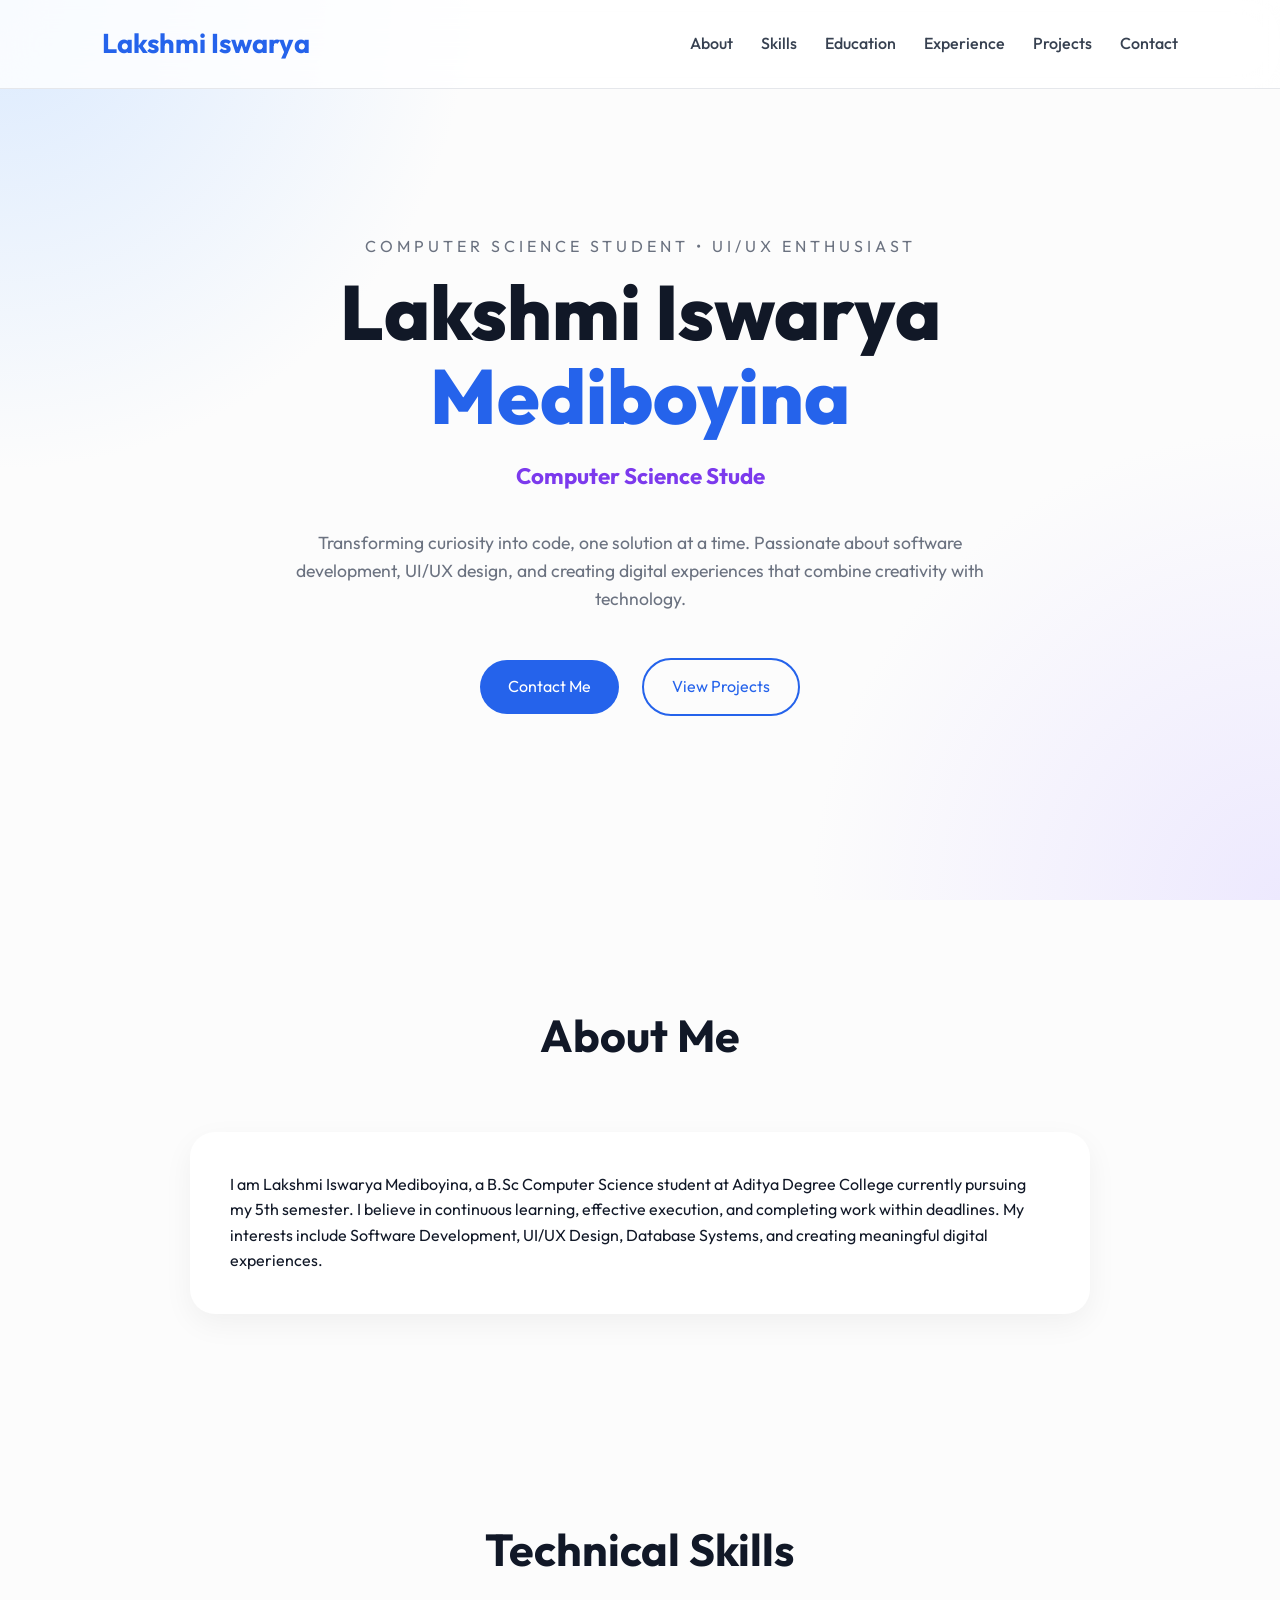
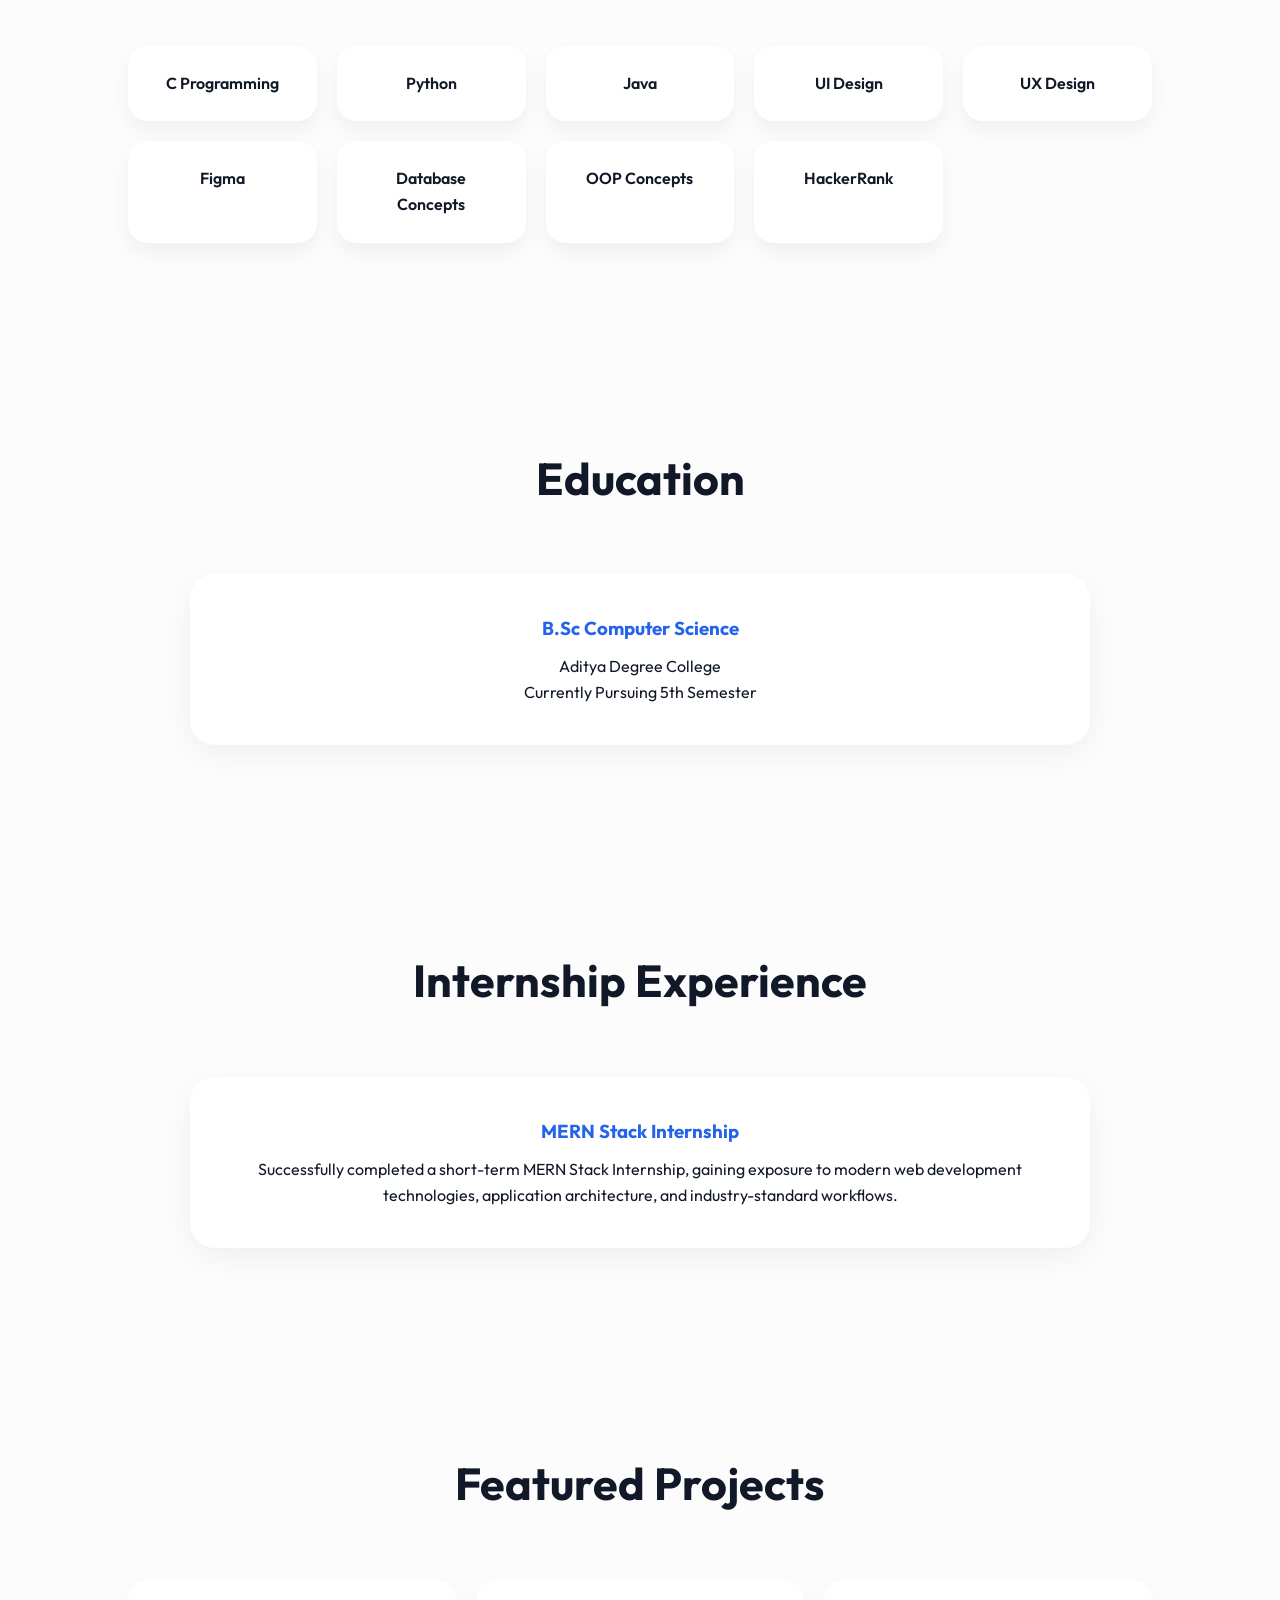
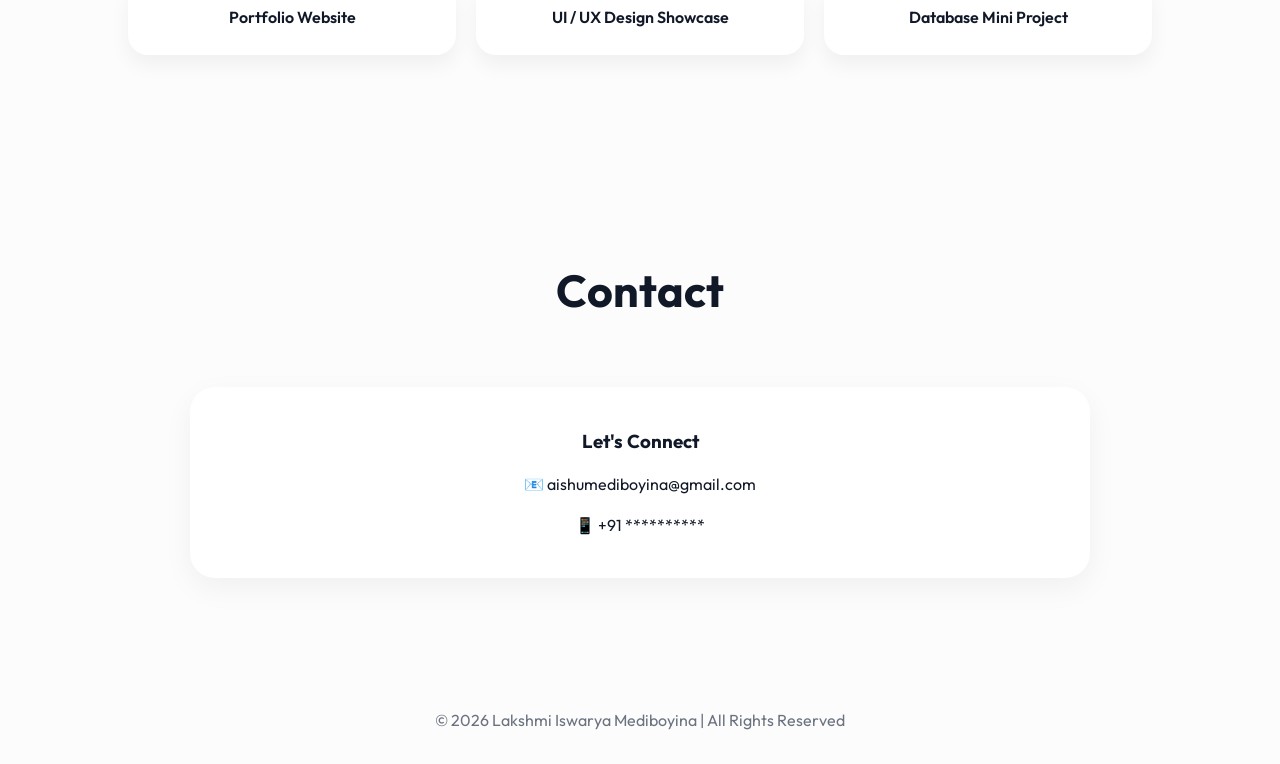
<file: index.html>
<!DOCTYPE html>
<html lang="en">

<head>

    <meta charset="UTF-8">
    <meta name="viewport" content="width=device-width, initial-scale=1.0">

    <title>Lakshmi Iswarya Mediboyina | Portfolio</title>

    <link rel="stylesheet" href="pro.css">

    <link rel="preconnect" href="https://fonts.googleapis.com">
    <link rel="preconnect" href="https://fonts.gstatic.com" crossorigin>

    <link href="https://fonts.googleapis.com/css2?family=Outfit:wght@300;400;500;600;700;800&display=swap"
        rel="stylesheet">

</head>

<body>

    <!-- NAVBAR -->

    <nav class="navbar">

        <div class="logo">
            Lakshmi Iswarya
        </div>

        <ul>
            <li><a href="#about">About</a></li>
            <li><a href="#skills">Skills</a></li>
            <li><a href="#education">Education</a></li>
            <li><a href="#experience">Experience</a></li>
            <li><a href="#projects">Projects</a></li>
            <li><a href="#contact">Contact</a></li>
        </ul>

    </nav>

    <!-- HERO -->

    <section class="hero">

        <div class="hero-text">

            <p class="welcome">
                COMPUTER SCIENCE STUDENT • UI/UX ENTHUSIAST
            </p>

            <h1>
                Lakshmi Iswarya
                <span>Mediboyina</span>
            </h1>

            <h2 id="typing"></h2>

            <p class="hero-description">

                Transforming curiosity into code, one solution at a time.

                Passionate about software development,
                UI/UX design, and creating digital experiences
                that combine creativity with technology.

            </p>

            <div class="buttons">

                <a href="#contact" class="primary-btn">
                    Contact Me
                </a>

                <a href="#projects" class="secondary-btn">
                    View Projects
                </a>

            </div>

        </div>

    </section>

    <!-- ABOUT -->

    <section id="about">

        <h2 class="section-heading">
            About Me
        </h2>

        <div class="about-card">

            <p>

                I am Lakshmi Iswarya Mediboyina,
                a B.Sc Computer Science student at
                Aditya Degree College currently pursuing
                my 5th semester.

                I believe in continuous learning,
                effective execution, and completing work
                within deadlines.

                My interests include Software Development,
                UI/UX Design, Database Systems, and creating
                meaningful digital experiences.

            </p>

        </div>

    </section>

    <!-- SKILLS -->

    <section id="skills">

        <h2 class="section-heading">
            Technical Skills
        </h2>

        <div class="skill-grid">

            <div class="skill-card">C Programming</div>

            <div class="skill-card">Python</div>

            <div class="skill-card">Java</div>

            <div class="skill-card">UI Design</div>

            <div class="skill-card">UX Design</div>

            <div class="skill-card">Figma</div>

            <div class="skill-card">Database Concepts</div>

            <div class="skill-card">OOP Concepts</div>

            <div class="skill-card">HackerRank</div>

        </div>

    </section>

    <!-- EDUCATION -->

    <section id="education">

        <h2 class="section-heading">
            Education
        </h2>

        <div class="timeline-card">

            <h3>B.Sc Computer Science</h3>

            <p>
                Aditya Degree College
            </p>

            <p>
                Currently Pursuing 5th Semester
            </p>

        </div>

    </section>

    <!-- EXPERIENCE -->

    <section id="experience">

        <h2 class="section-heading">
            Internship Experience
        </h2>

        <div class="timeline-card">

            <h3>MERN Stack Internship</h3>

            <p>

                Successfully completed a short-term
                MERN Stack Internship, gaining exposure
                to modern web development technologies,
                application architecture, and
                industry-standard workflows.

            </p>

        </div>

    </section>

    <!-- PROJECTS -->

    <section id="projects">

        <h2 class="section-heading">
            Featured Projects
        </h2>

        <div class="skill-grid">

            <div class="skill-card">

                Portfolio Website

            </div>

            <div class="skill-card">

                UI / UX Design Showcase

            </div>

            <div class="skill-card">

                Database Mini Project

            </div>

        </div>

    </section>

    <!-- CONTACT -->

    <section id="contact">

        <h2 class="section-heading">
            Contact
        </h2>

        <div class="contact-card">

            <h3>
                Let's Connect
            </h3>

            <p>
                📧 aishumediboyina@gmail.com
            </p>

            <p>
                📱 +91 **********
            </p>

        </div>

    </section>

    <!-- FOOTER -->

    <footer>

        <p>
            © 2026 Lakshmi Iswarya Mediboyina
            | All Rights Reserved
        </p>

    </footer>

    <script src="pro.js"></script>

</body>

</html>
</file>
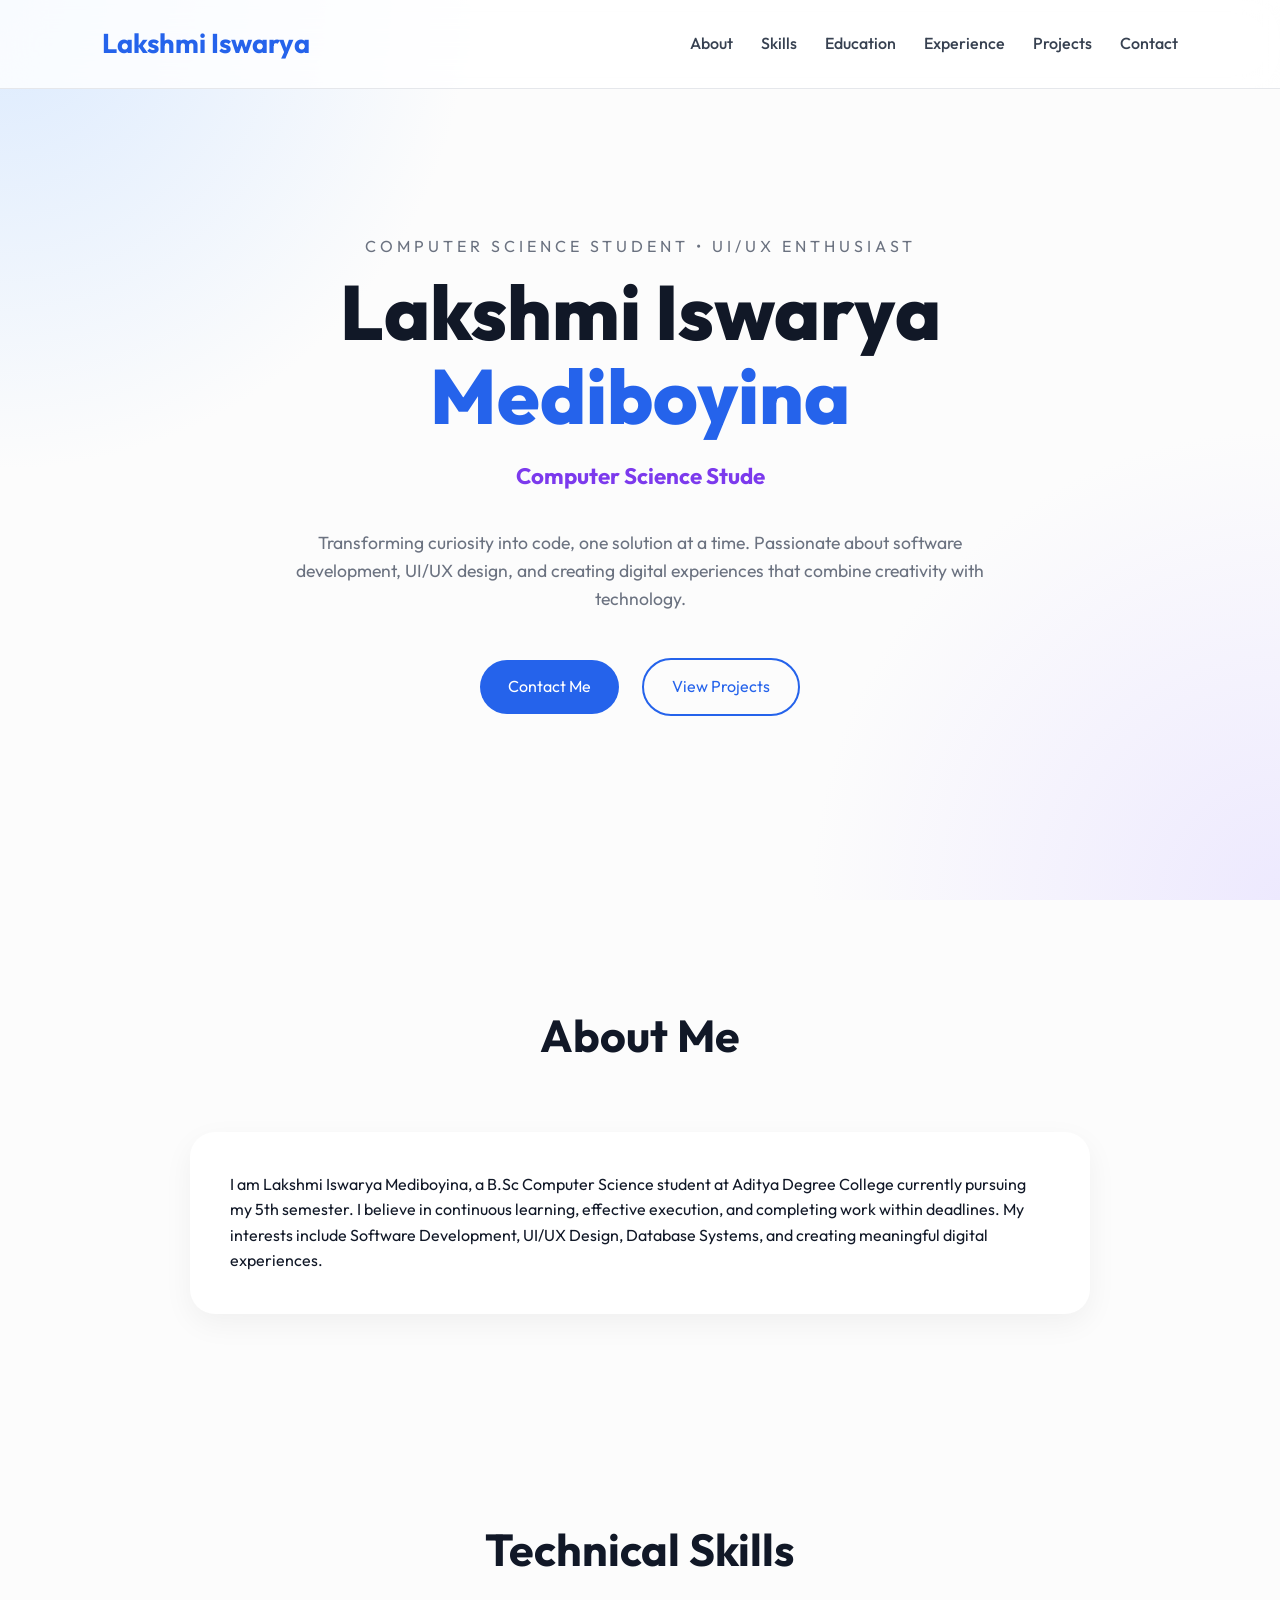
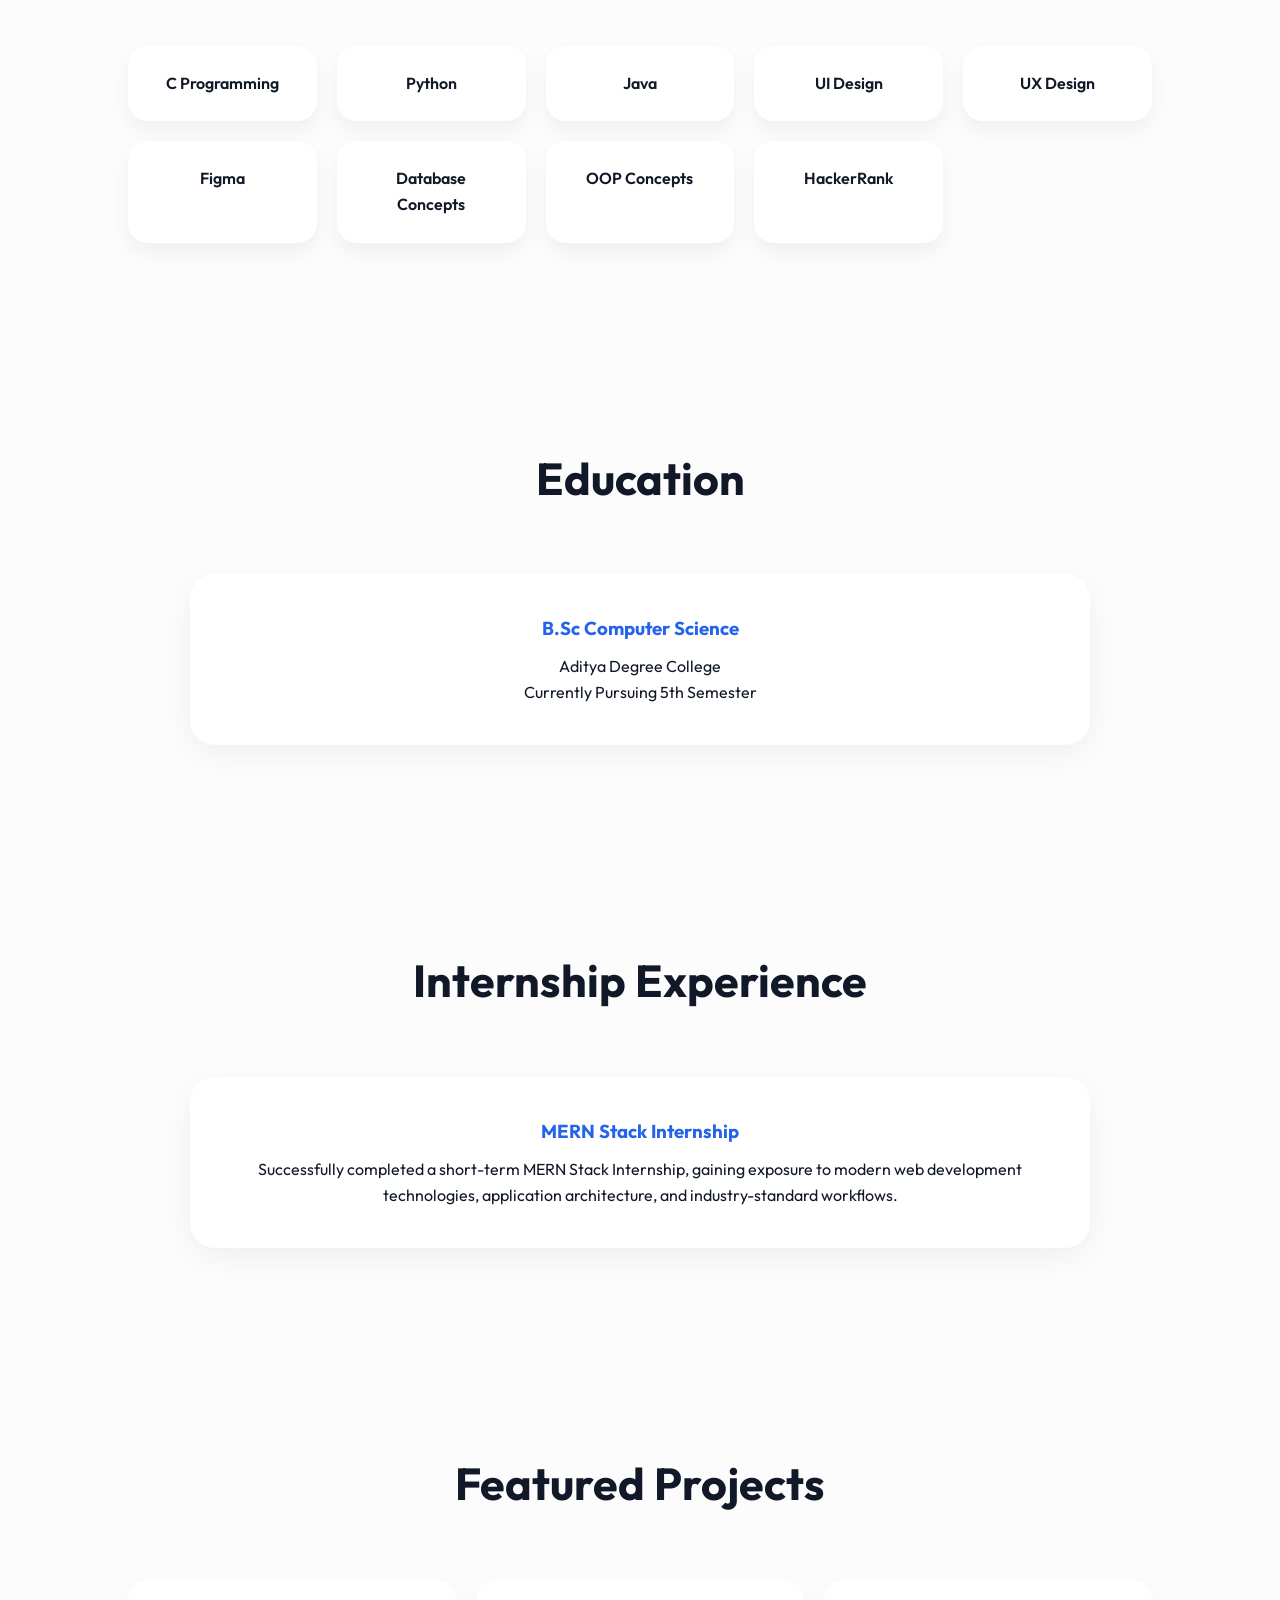
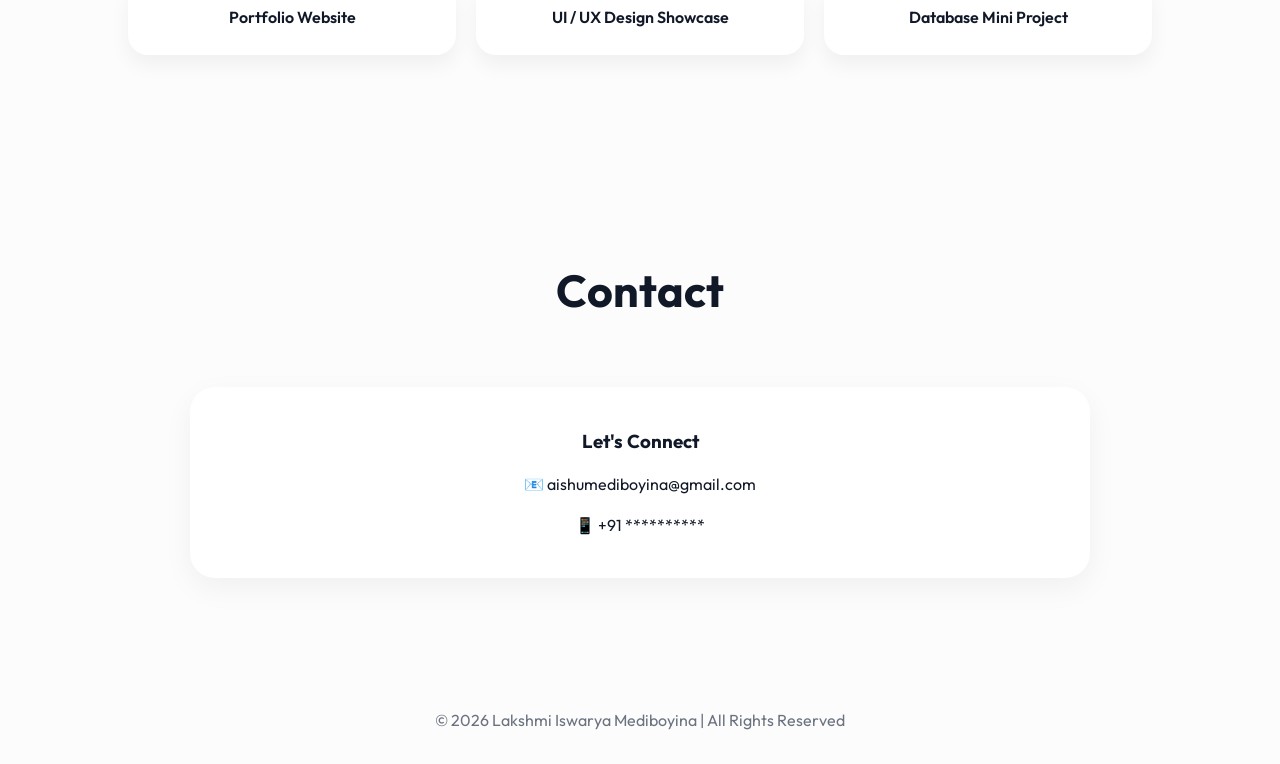
<file: pro.html>
<!DOCTYPE html>
<html lang="en">

<head>

    <meta charset="UTF-8">
    <meta name="viewport" content="width=device-width, initial-scale=1.0">

    <title>Lakshmi Iswarya Mediboyina | Portfolio</title>

    <link rel="stylesheet" href="pro.css">

    <link rel="preconnect" href="https://fonts.googleapis.com">
    <link rel="preconnect" href="https://fonts.gstatic.com" crossorigin>

    <link href="https://fonts.googleapis.com/css2?family=Outfit:wght@300;400;500;600;700;800&display=swap"
        rel="stylesheet">

</head>

<body>

    <!-- NAVBAR -->

    <nav class="navbar">

        <div class="logo">
            Lakshmi Iswarya
        </div>

        <ul>
            <li><a href="#about">About</a></li>
            <li><a href="#skills">Skills</a></li>
            <li><a href="#education">Education</a></li>
            <li><a href="#experience">Experience</a></li>
            <li><a href="#projects">Projects</a></li>
            <li><a href="#contact">Contact</a></li>
        </ul>

    </nav>

    <!-- HERO -->

    <section class="hero">

        <div class="hero-text">

            <p class="welcome">
                COMPUTER SCIENCE STUDENT • UI/UX ENTHUSIAST
            </p>

            <h1>
                Lakshmi Iswarya
                <span>Mediboyina</span>
            </h1>

            <h2 id="typing"></h2>

            <p class="hero-description">

                Transforming curiosity into code, one solution at a time.

                Passionate about software development,
                UI/UX design, and creating digital experiences
                that combine creativity with technology.

            </p>

            <div class="buttons">

                <a href="#contact" class="primary-btn">
                    Contact Me
                </a>

                <a href="#projects" class="secondary-btn">
                    View Projects
                </a>

            </div>

        </div>

    </section>

    <!-- ABOUT -->

    <section id="about">

        <h2 class="section-heading">
            About Me
        </h2>

        <div class="about-card">

            <p>

                I am Lakshmi Iswarya Mediboyina,
                a B.Sc Computer Science student at
                Aditya Degree College currently pursuing
                my 5th semester.

                I believe in continuous learning,
                effective execution, and completing work
                within deadlines.

                My interests include Software Development,
                UI/UX Design, Database Systems, and creating
                meaningful digital experiences.

            </p>

        </div>

    </section>

    <!-- SKILLS -->

    <section id="skills">

        <h2 class="section-heading">
            Technical Skills
        </h2>

        <div class="skill-grid">

            <div class="skill-card">C Programming</div>

            <div class="skill-card">Python</div>

            <div class="skill-card">Java</div>

            <div class="skill-card">UI Design</div>

            <div class="skill-card">UX Design</div>

            <div class="skill-card">Figma</div>

            <div class="skill-card">Database Concepts</div>

            <div class="skill-card">OOP Concepts</div>

            <div class="skill-card">HackerRank</div>

        </div>

    </section>

    <!-- EDUCATION -->

    <section id="education">

        <h2 class="section-heading">
            Education
        </h2>

        <div class="timeline-card">

            <h3>B.Sc Computer Science</h3>

            <p>
                Aditya Degree College
            </p>

            <p>
                Currently Pursuing 5th Semester
            </p>

        </div>

    </section>

    <!-- EXPERIENCE -->

    <section id="experience">

        <h2 class="section-heading">
            Internship Experience
        </h2>

        <div class="timeline-card">

            <h3>MERN Stack Internship</h3>

            <p>

                Successfully completed a short-term
                MERN Stack Internship, gaining exposure
                to modern web development technologies,
                application architecture, and
                industry-standard workflows.

            </p>

        </div>

    </section>

    <!-- PROJECTS -->

    <section id="projects">

        <h2 class="section-heading">
            Featured Projects
        </h2>

        <div class="skill-grid">

            <div class="skill-card">

                Portfolio Website

            </div>

            <div class="skill-card">

                UI / UX Design Showcase

            </div>

            <div class="skill-card">

                Database Mini Project

            </div>

        </div>

    </section>

    <!-- CONTACT -->

    <section id="contact">

        <h2 class="section-heading">
            Contact
        </h2>

        <div class="contact-card">

            <h3>
                Let's Connect
            </h3>

            <p>
                📧 aishumediboyina@gmail.com
            </p>

            <p>
                📱 +91 **********
            </p>

        </div>

    </section>

    <!-- FOOTER -->

    <footer>

        <p>
            © 2026 Lakshmi Iswarya Mediboyina
            | All Rights Reserved
        </p>

    </footer>

    <script src="pro.js"></script>

</body>

</html>
</file>
<file: pro.css>
@import url('https://fonts.googleapis.com/css2?family=Outfit:wght@300;400;500;600;700;800&display=swap');

*{
    margin:0;
    padding:0;
    box-sizing:border-box;
    font-family:'Outfit',sans-serif;
}

html{
    scroll-behavior:smooth;
}

body{
    background:#fcfcfc;
    color:#111827;
    overflow-x:hidden;
    line-height:1.6;
}

/* NAVBAR */

.navbar{
    position:fixed;
    top:0;
    width:100%;
    padding:22px 8%;
    display:flex;
    justify-content:space-between;
    align-items:center;
    background:rgba(255,255,255,0.8);
    backdrop-filter:blur(20px);
    z-index:1000;
    border-bottom:1px solid #e5e7eb;
}

.logo{
    font-size:1.7rem;
    font-weight:700;
    color:#2563eb;
}

.navbar ul{
    display:flex;
    gap:28px;
    list-style:none;
}

.navbar a{
    text-decoration:none;
    color:#374151;
    font-weight:500;
    transition:.3s;
}

.navbar a:hover{
    color:#2563eb;
}

/* HERO */

.hero{
    min-height:100vh;
    display:flex;
    align-items:center;
    justify-content:center;
    text-align:center;
    padding:120px 10% 60px;
    background:
    radial-gradient(circle at top left,#dbeafe 0%,transparent 30%),
    radial-gradient(circle at bottom right,#ede9fe 0%,transparent 30%);
}

.hero-text{
    max-width:850px;
}

.welcome{
    letter-spacing:4px;
    color:#6b7280;
    margin-bottom:10px;
}

.hero h1{
    font-size:4.8rem;
    line-height:1.1;
    margin-bottom:10px;
    font-weight:800;
}

.hero h1 span{
    color:#2563eb;
}

#typing{
    color:#7c3aed;
    min-height:50px;
    font-size:1.4rem;
    margin:20px 0;
}

.hero-description{
    max-width:700px;
    margin:auto;
    color:#6b7280;
    font-size:1.1rem;
}

/* BUTTONS */

.buttons{
    margin-top:35px;
}

.primary-btn,
.secondary-btn{
    padding:14px 28px;
    border-radius:50px;
    text-decoration:none;
    display:inline-block;
    margin:10px;
    transition:.3s;
}

.primary-btn{
    background:#2563eb;
    color:white;
}

.primary-btn:hover{
    transform:translateY(-4px);
}

.secondary-btn{
    border:2px solid #2563eb;
    color:#2563eb;
}

.secondary-btn:hover{
    background:#2563eb;
    color:white;
}

/* SECTIONS */

section{
    padding:100px 10%;
}

.section-heading{
    text-align:center;
    font-size:2.8rem;
    margin-bottom:60px;
    font-weight:700;
}

/* CARDS */

.about-card,
.timeline-card,
.contact-card{
    background:white;
    padding:40px;
    border-radius:25px;
    max-width:900px;
    margin:auto;
    box-shadow:
    0 10px 30px rgba(0,0,0,0.05);
}

.timeline-card{
    text-align:center;
}

.timeline-card h3{
    color:#2563eb;
    margin-bottom:10px;
}

/* SKILLS */

.skill-grid{
    display:grid;
    grid-template-columns:
    repeat(auto-fit,minmax(180px,1fr));
    gap:20px;
}

.skill-card{
    background:white;
    border-radius:20px;
    padding:25px;
    text-align:center;
    font-weight:600;
    box-shadow:
    0 10px 20px rgba(0,0,0,0.05);
    transition:.3s;
}

.skill-card:hover{
    transform:translateY(-8px);
}

/* CONTACT */

.contact-card{
    text-align:center;
}

.contact-card p{
    margin-top:15px;
}

/* FOOTER */

footer{
    text-align:center;
    padding:30px;
    color:#6b7280;
}

/* ANIMATION */

.hidden{
    opacity:0;
    transform:translateY(40px);
    transition:all .8s ease;
}

.show{
    opacity:1;
    transform:translateY(0);
}

/* MOBILE */

@media(max-width:768px){

    .navbar ul{
        display:none;
    }

    .hero h1{
        font-size:3rem;
    }

    .section-heading{
        font-size:2rem;
    }

    section{
        padding:80px 6%;
    }

}
</file>
